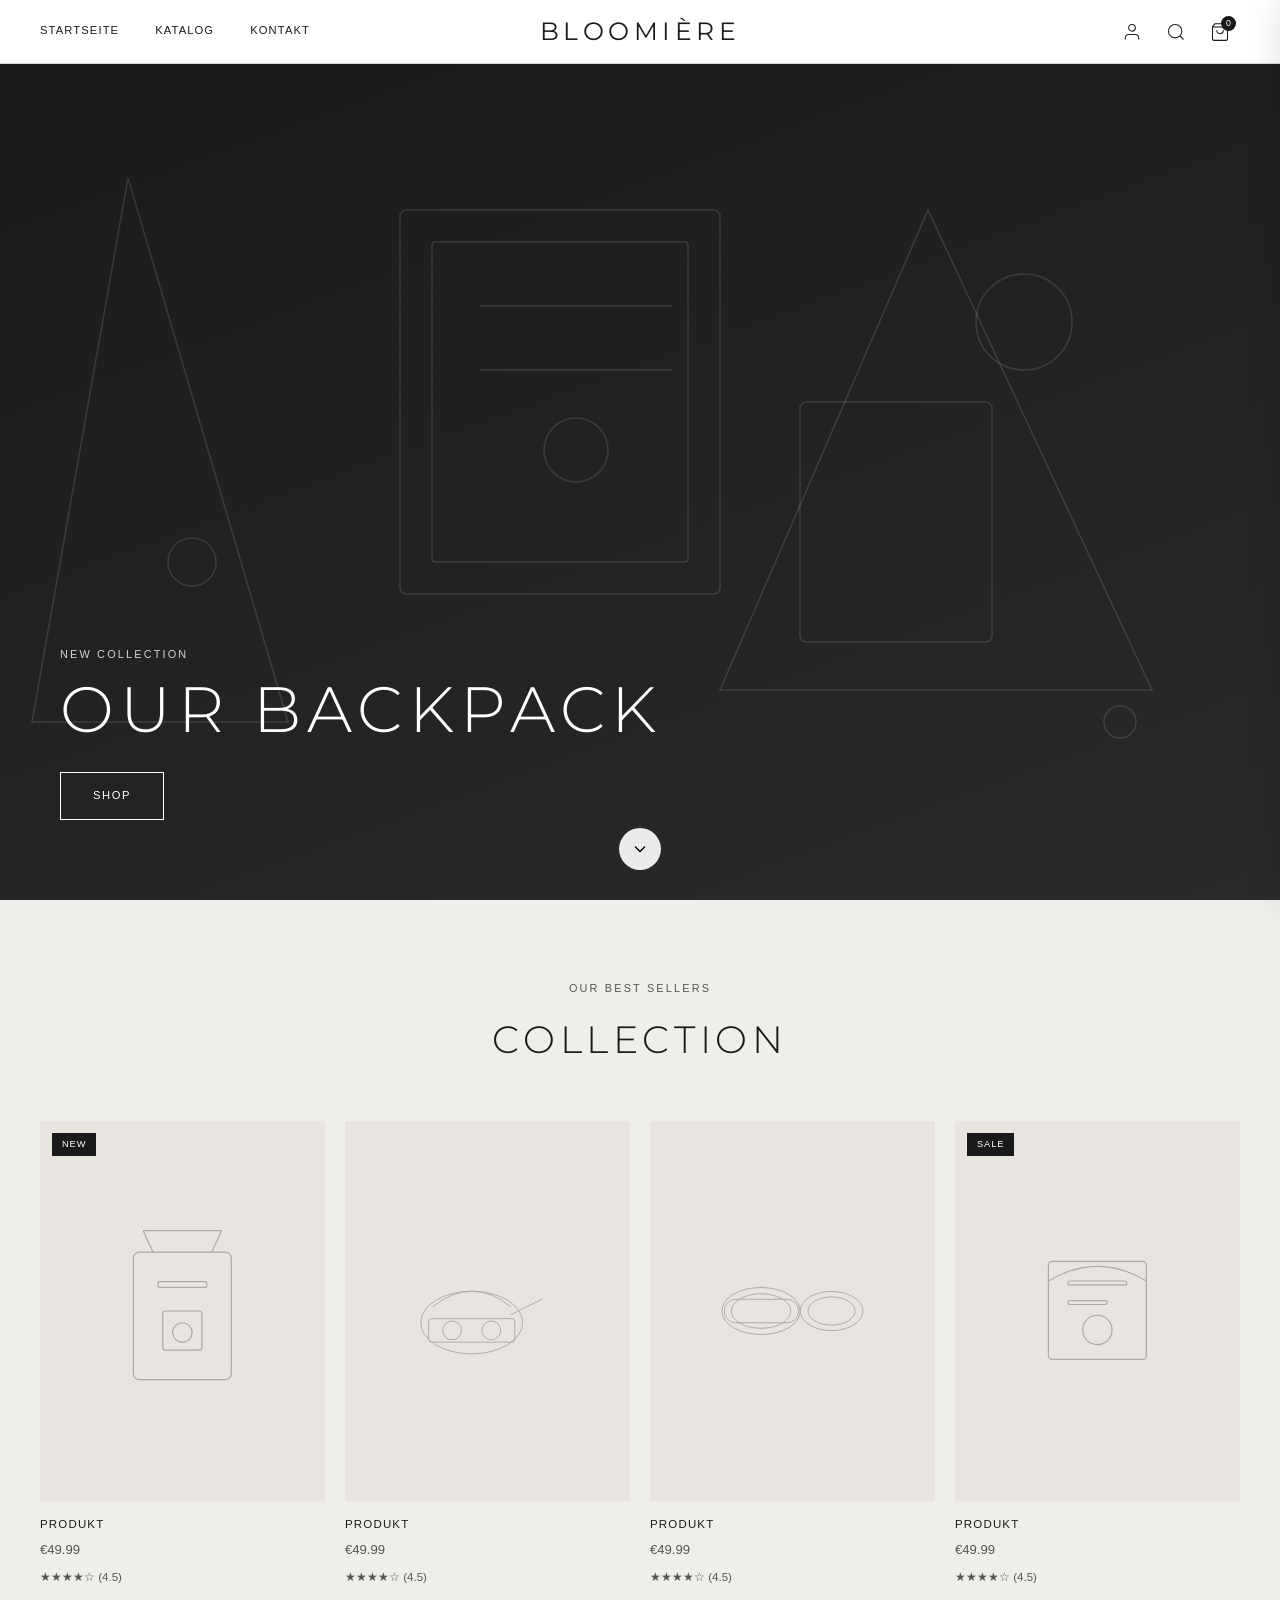
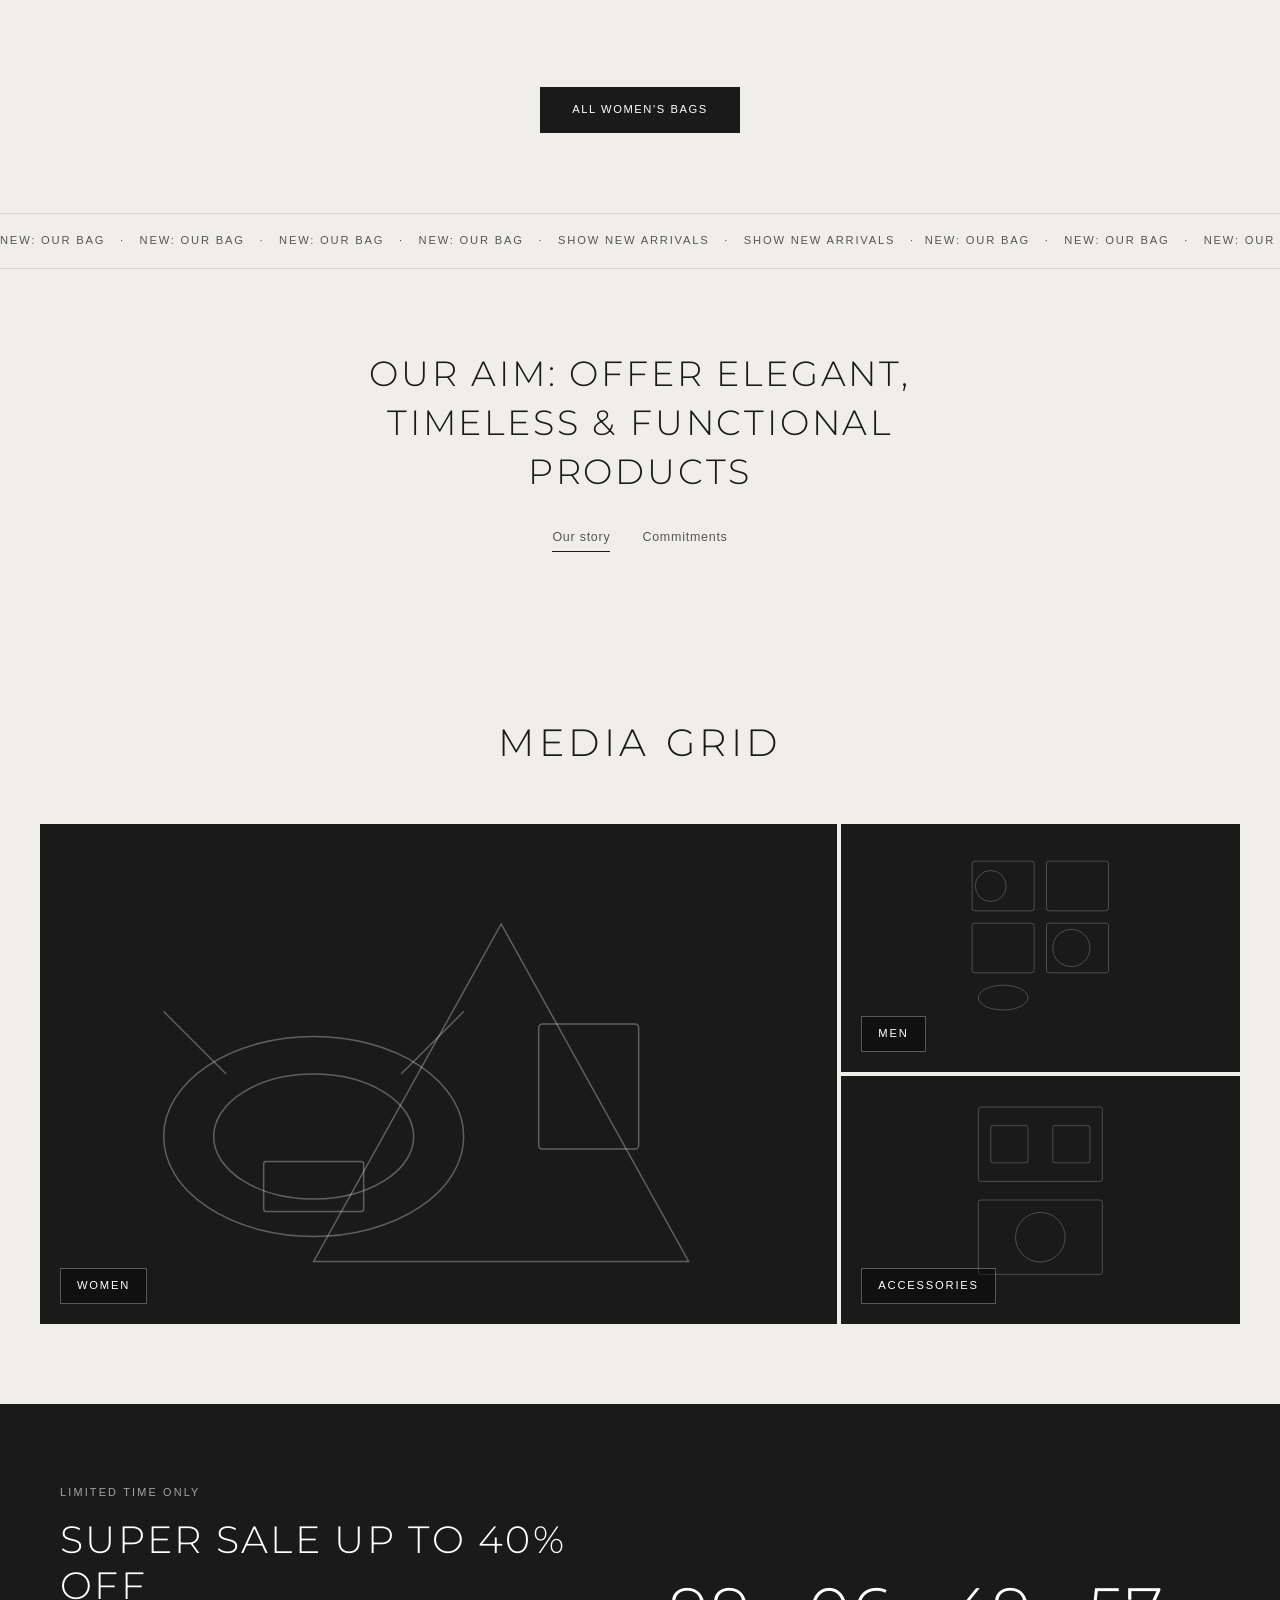
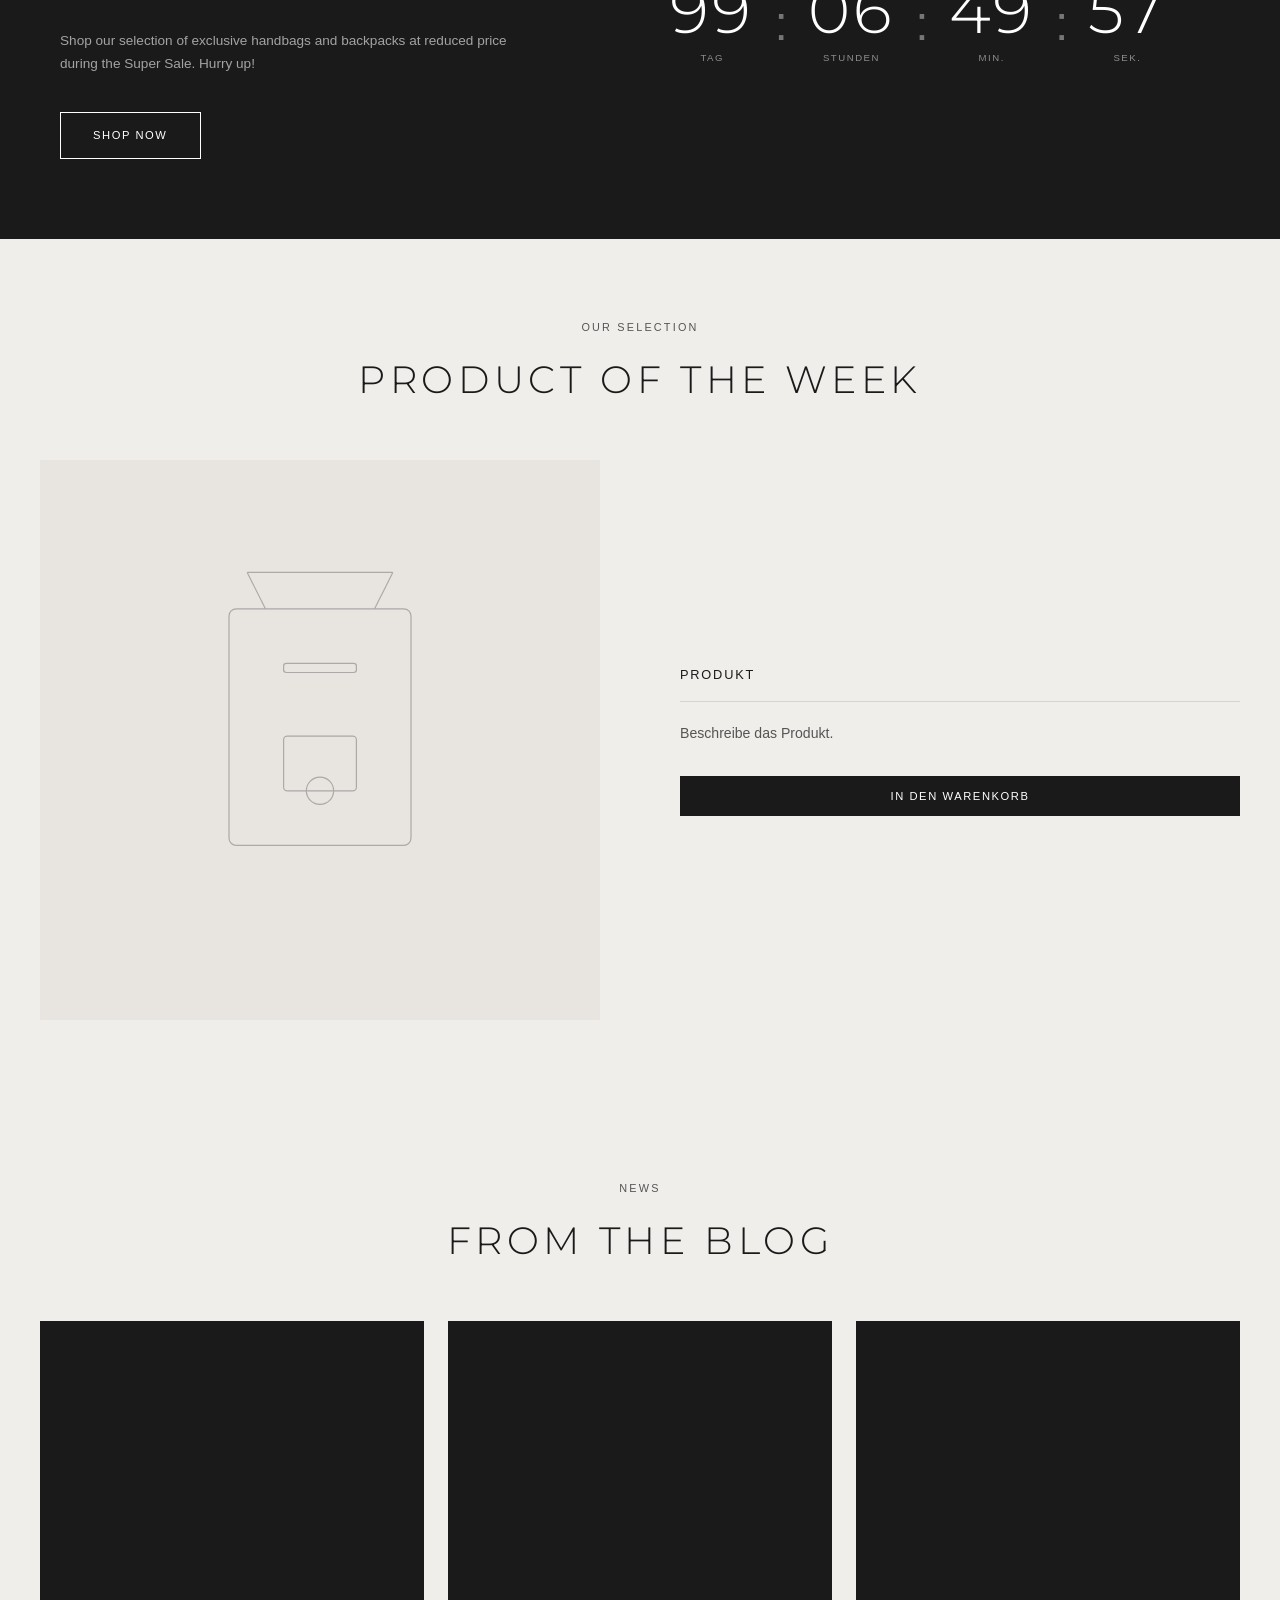
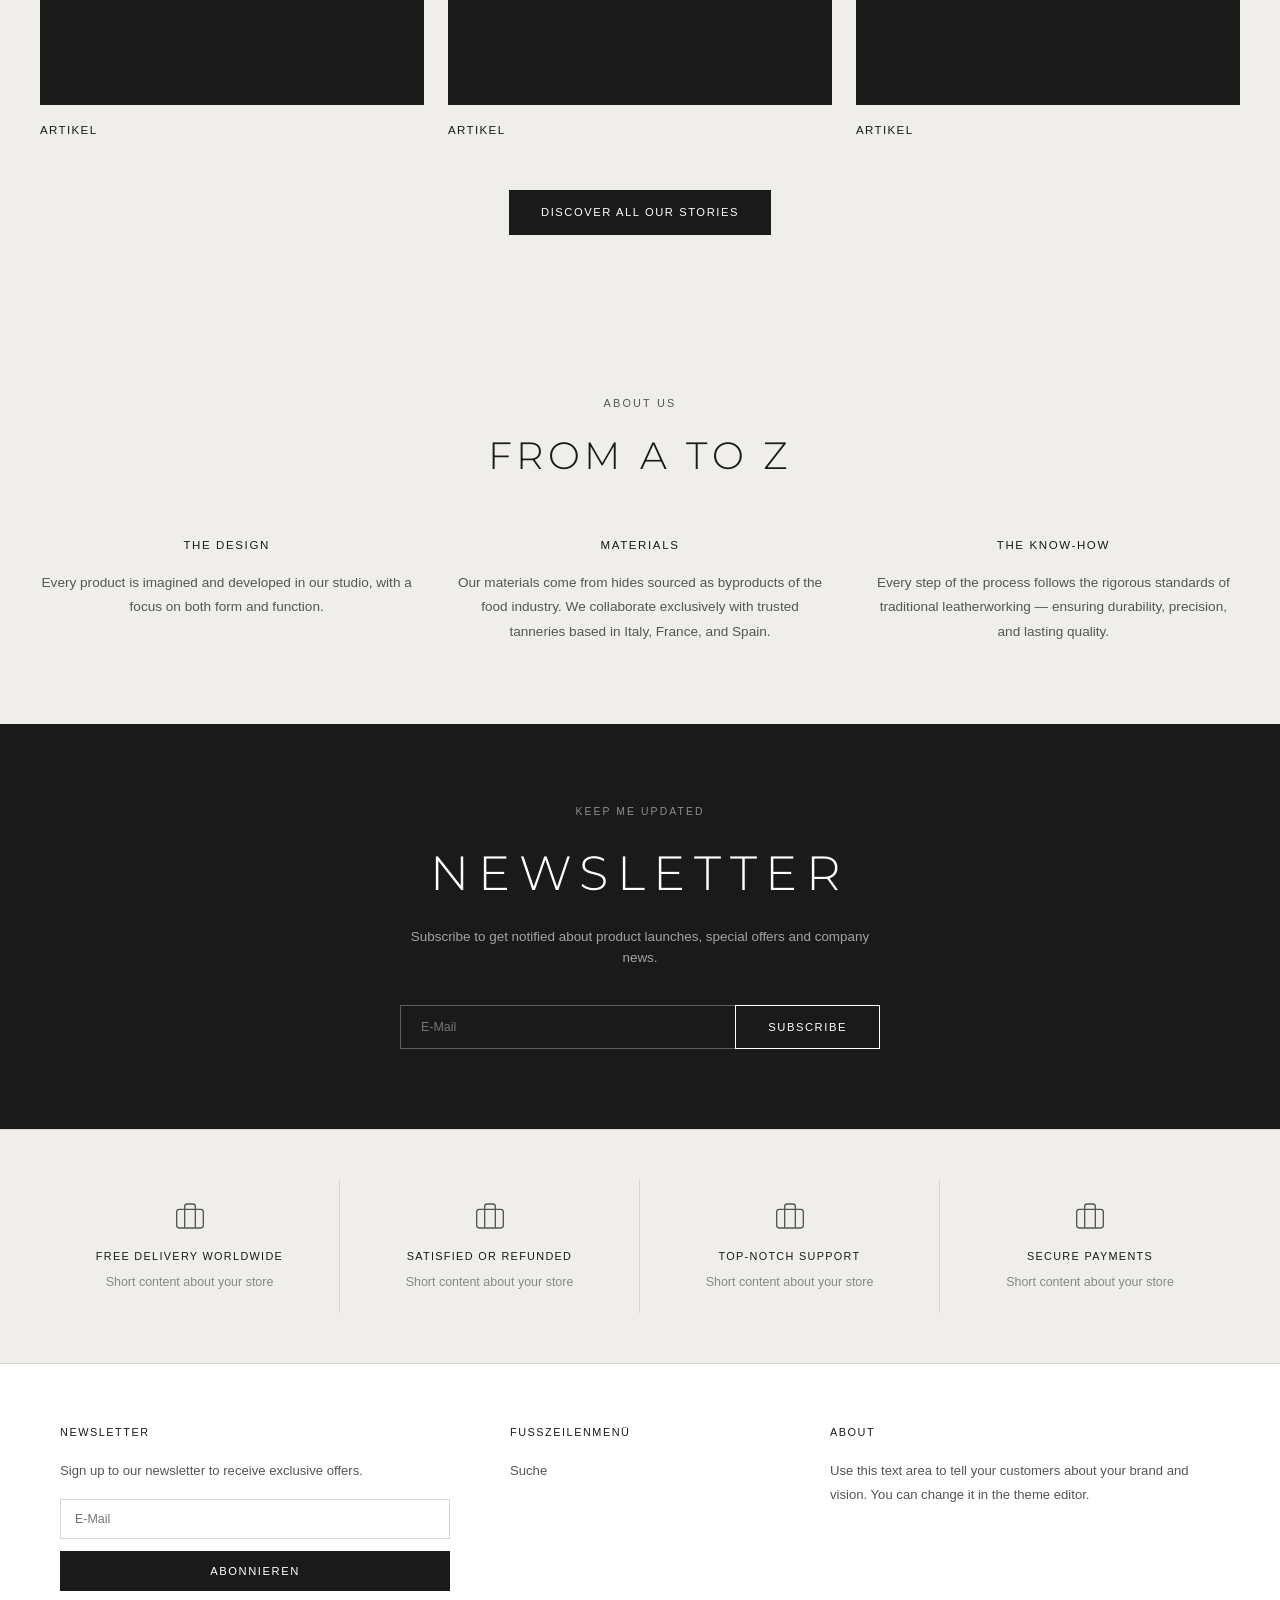
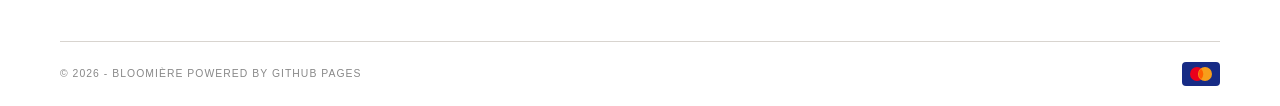
<file: index.html>
<!DOCTYPE html>
<html lang="en">
<head>
  <meta charset="UTF-8"/>
  <meta name="viewport" content="width=device-width, initial-scale=1.0"/>
  <title>BLOOMIÈRE</title>
  <link rel="stylesheet" href="css/style.css"/>
 <link href="https://fonts.googleapis.com/css2?family=Montserrat:wght@200;300;400;500;600&display=swap" rel="stylesheet"/>
</head>
<body>

  <!-- ======================== HEADER ======================== -->
  <header class="header" id="header">
    <nav class="header__nav">
      <a href="index.html" class="nav__link">STARTSEITE</a>
      <a href="catalogue.html" class="nav__link">KATALOG</a>
      <a href="contact.html" class="nav__link">KONTAKT</a>
    </nav>

    <a href="index.html" class="header__logo">BLOOMIÈRE</a>

    <div class="header__icons">
      <button class="icon-btn" id="accountBtn" aria-label="Account">
        <svg width="20" height="20" viewBox="0 0 24 24" fill="none" stroke="currentColor" stroke-width="1.3"><path d="M20 21v-2a4 4 0 0 0-4-4H8a4 4 0 0 0-4 4v2"/><circle cx="12" cy="7" r="4"/></svg>
      </button>
      <button class="icon-btn" id="searchBtn" aria-label="Search">
        <svg width="20" height="20" viewBox="0 0 24 24" fill="none" stroke="currentColor" stroke-width="1.3"><circle cx="11" cy="11" r="8"/><path d="m21 21-4.35-4.35"/></svg>
      </button>
      <button class="icon-btn" id="cartBtn" aria-label="Cart">
        <svg width="20" height="20" viewBox="0 0 24 24" fill="none" stroke="currentColor" stroke-width="1.3"><path d="M6 2 3 6v14a2 2 0 0 0 2 2h14a2 2 0 0 0 2-2V6l-3-4z"/><line x1="3" y1="6" x2="21" y2="6"/><path d="M16 10a4 4 0 0 1-8 0"/></svg>
        <span class="cart-badge" id="cartBadge">0</span>
      </button>
    </div>
  </header>

  <!-- ======================== SEARCH OVERLAY ======================== -->
  <div class="search-overlay" id="searchOverlay">
    <div class="search-overlay__inner">
      <svg width="20" height="20" viewBox="0 0 24 24" fill="none" stroke="currentColor" stroke-width="1.3"><circle cx="11" cy="11" r="8"/><path d="m21 21-4.35-4.35"/></svg>
      <input type="text" placeholder="GIB ETWAS EIN..." class="search-input" autofocus/>
      <button class="search-close" id="searchClose">✕</button>
    </div>
  </div>

  <!-- ======================== CART DRAWER ======================== -->
  <div class="cart-drawer" id="cartDrawer">
    <div class="cart-drawer__header">
      <h3>WARENKORB</h3>
      <button class="cart-drawer__close" id="cartClose">✕</button>
    </div>
    <div class="cart-drawer__body">
      <p class="cart-empty">DEIN WARENKORB IST LEER</p>
    </div>
  </div>
  <div class="overlay" id="overlay"></div>

  <!-- ======================== HERO SLIDESHOW ======================== -->
  <section class="hero">
    <div class="hero__slide active" style="background: linear-gradient(160deg, #1a1a1a 0%, #2a2a2a 100%);">
      <div class="hero__slide-content">
        <p class="hero__eyebrow">NEW COLLECTION</p>
        <h1 class="hero__title">OUR BACKPACK</h1>
        <a href="catalogue.html" class="btn btn--outline-white">SHOP</a>
      </div>
      <!-- Decorative line art SVG background -->
      <svg class="hero__art" viewBox="0 0 800 500" fill="none" xmlns="http://www.w3.org/2000/svg">
        <g stroke="rgba(255,255,255,0.12)" stroke-width="1">
          <rect x="250" y="80" width="200" height="240" rx="4"/>
          <rect x="270" y="100" width="160" height="200" rx="2"/>
          <line x1="300" y1="140" x2="420" y2="140"/>
          <line x1="300" y1="180" x2="420" y2="180"/>
          <circle cx="360" cy="230" r="20"/>
          <polygon points="80,60 180,400 20,400"/>
          <polygon points="580,80 720,380 450,380"/>
          <circle cx="640" cy="150" r="30"/>
          <circle cx="120" cy="300" r="15"/>
          <circle cx="700" cy="400" r="10"/>
          <rect x="500" y="200" width="120" height="150" rx="4"/>
        </g>
      </svg>
    </div>
    <div class="hero__slide" style="background: linear-gradient(160deg, #f5f0eb 0%, #e8e0d8 100%);">
      <div class="hero__slide-content dark">
        <p class="hero__eyebrow">FINEST HANDMADE</p>
        <h1 class="hero__title" style="color:#1a1a1a">MADE IN ITALY</h1>
        <a href="catalogue.html" class="btn btn--outline-dark">DISCOVER</a>
      </div>
      <svg class="hero__art" viewBox="0 0 800 500" fill="none" xmlns="http://www.w3.org/2000/svg">
        <g stroke="rgba(0,0,0,0.1)" stroke-width="1">
          <polygon points="200,50 380,420 20,420"/>
          <polygon points="480,80 700,400 260,400"/>
          <circle cx="400" cy="200" r="60"/>
          <circle cx="150" cy="350" r="25"/>
          <circle cx="650" cy="120" r="15"/>
          <rect x="340" y="140" width="120" height="100" rx="2"/>
        </g>
      </svg>
    </div>
    <button class="hero__arrow hero__arrow--down" id="heroNext">
      <svg width="20" height="20" viewBox="0 0 24 24" fill="none" stroke="currentColor" stroke-width="1.5"><path d="m6 9 6 6 6-6"/></svg>
    </button>
  </section>

  <!-- ======================== BESTSELLERS ======================== -->
  <section class="section section--light">
    <div class="section__header">
      <p class="section__eyebrow">OUR BEST SELLERS</p>
      <h2 class="section__title">COLLECTION</h2>
    </div>
    <div class="products-grid" id="productsGrid">
      <!-- filled by JS -->
    </div>
    <div class="section__cta">
      <a href="catalogue.html" class="btn btn--black">ALL WOMEN'S BAGS</a>
    </div>
  </section>

  <!-- ======================== SCROLLING TEXT ======================== -->
  <div class="marquee">
    <div class="marquee__track">
      <span>NEW: OUR BAG &nbsp;&nbsp;·&nbsp;&nbsp; NEW: OUR BAG &nbsp;&nbsp;·&nbsp;&nbsp; NEW: OUR BAG &nbsp;&nbsp;·&nbsp;&nbsp; NEW: OUR BAG &nbsp;&nbsp;·&nbsp;&nbsp; SHOW NEW ARRIVALS &nbsp;&nbsp;·&nbsp;&nbsp; SHOW NEW ARRIVALS &nbsp;&nbsp;·&nbsp;&nbsp;</span>
      <span>NEW: OUR BAG &nbsp;&nbsp;·&nbsp;&nbsp; NEW: OUR BAG &nbsp;&nbsp;·&nbsp;&nbsp; NEW: OUR BAG &nbsp;&nbsp;·&nbsp;&nbsp; NEW: OUR BAG &nbsp;&nbsp;·&nbsp;&nbsp; SHOW NEW ARRIVALS &nbsp;&nbsp;·&nbsp;&nbsp; SHOW NEW ARRIVALS &nbsp;&nbsp;·&nbsp;&nbsp;</span>
    </div>
  </div>

  <!-- ======================== OUR AIM ======================== -->
  <section class="section section--light aim-section">
    <h2 class="aim-title">OUR AIM: OFFER ELEGANT,<br/>TIMELESS & FUNCTIONAL<br/>PRODUCTS</h2>
    <div class="aim-links">
      <a href="#" class="aim-link active">Our story</a>
      <a href="#" class="aim-link">Commitments</a>
    </div>
  </section>

  <!-- ======================== MEDIA GRID ======================== -->
  <section class="section section--light">
    <div class="section__header">
      <h2 class="section__title">MEDIA GRID</h2>
    </div>
    <div class="media-grid">
      <div class="media-card media-card--large media-card--dark">
        <svg viewBox="0 0 600 400" fill="none" xmlns="http://www.w3.org/2000/svg">
          <g stroke="rgba(255,255,255,0.3)" stroke-width="1.2">
            <ellipse cx="200" cy="250" rx="120" ry="80"/>
            <ellipse cx="200" cy="250" rx="80" ry="50"/>
            <line x1="130" y1="200" x2="80" y2="150"/>
            <line x1="270" y1="200" x2="320" y2="150"/>
            <rect x="160" y="270" width="80" height="40" rx="2"/>
            <polygon points="350,80 500,350 200,350"/>
            <rect x="380" y="160" width="80" height="100" rx="3"/>
          </g>
        </svg>
        <span class="media-card__label">WOMEN</span>
      </div>
      <div class="media-card media-card--dark">
        <svg viewBox="0 0 300 400" fill="none" xmlns="http://www.w3.org/2000/svg">
          <g stroke="rgba(255,255,255,0.3)" stroke-width="1.2">
            <rect x="40" y="60" width="100" height="80" rx="4"/>
            <rect x="160" y="60" width="100" height="80" rx="4"/>
            <rect x="40" y="160" width="100" height="80" rx="4"/>
            <rect x="160" y="160" width="100" height="80" rx="4"/>
            <circle cx="70" cy="100" r="25"/>
            <circle cx="200" cy="200" r="30"/>
            <ellipse cx="90" cy="280" rx="40" ry="20"/>
          </g>
        </svg>
        <span class="media-card__label">MEN</span>
      </div>
      <div class="media-card media-card--dark">
        <svg viewBox="0 0 300 400" fill="none" xmlns="http://www.w3.org/2000/svg">
          <g stroke="rgba(255,255,255,0.3)" stroke-width="1.2">
            <rect x="50" y="50" width="200" height="120" rx="4"/>
            <rect x="70" y="80" width="60" height="60" rx="3"/>
            <rect x="170" y="80" width="60" height="60" rx="3"/>
            <rect x="50" y="200" width="200" height="120" rx="4"/>
            <circle cx="150" cy="260" r="40"/>
          </g>
        </svg>
        <span class="media-card__label">ACCESSORIES</span>
      </div>
    </div>
  </section>

  <!-- ======================== COUNTDOWN BANNER ======================== -->
  <section class="countdown-section">
    <div class="countdown-section__text">
      <p class="countdown-section__eyebrow">LIMITED TIME ONLY</p>
      <h2 class="countdown-section__title">SUPER SALE UP TO 40% OFF</h2>
      <p class="countdown-section__sub">Shop our selection of exclusive handbags and backpacks at reduced price during the Super Sale. Hurry up!</p>
      <a href="catalogue.html" class="btn btn--outline-white">SHOP NOW</a>
    </div>
    <div class="countdown">
      <div class="countdown__block">
        <span class="countdown__num" id="days">99</span>
        <span class="countdown__label">TAG</span>
      </div>
      <span class="countdown__sep">:</span>
      <div class="countdown__block">
        <span class="countdown__num" id="hours">06</span>
        <span class="countdown__label">STUNDEN</span>
      </div>
      <span class="countdown__sep">:</span>
      <div class="countdown__block">
        <span class="countdown__num" id="minutes">50</span>
        <span class="countdown__label">MIN.</span>
      </div>
      <span class="countdown__sep">:</span>
      <div class="countdown__block">
        <span class="countdown__num" id="seconds">57</span>
        <span class="countdown__label">SEK.</span>
      </div>
    </div>
  </section>

  <!-- ======================== PRODUCT OF THE WEEK ======================== -->
  <section class="section section--light featured-product">
    <div class="section__header">
      <p class="section__eyebrow">OUR SELECTION</p>
      <h2 class="section__title">PRODUCT OF THE WEEK</h2>
    </div>
    <div class="featured-product__layout">
      <div class="featured-product__img">
        <svg viewBox="0 0 400 450" fill="none" xmlns="http://www.w3.org/2000/svg">
          <g stroke="#aaa" stroke-width="1.3">
            <rect x="100" y="80" width="200" height="260" rx="8"/>
            <line x1="140" y1="80" x2="120" y2="40"/>
            <line x1="260" y1="80" x2="280" y2="40"/>
            <line x1="120" y1="40" x2="280" y2="40"/>
            <rect x="160" y="140" width="80" height="10" rx="3"/>
            <rect x="160" y="220" width="80" height="60" rx="4"/>
            <circle cx="200" cy="280" r="15"/>
          </g>
        </svg>
      </div>
      <div class="featured-product__info">
        <h3 class="featured-product__name">PRODUKT</h3>
        <hr/>
        <p class="featured-product__desc">Beschreibe das Produkt.</p>
        <button class="btn btn--black full-width" onclick="addToCart('Product of the Week', 49.99)">IN DEN WARENKORB</button>
      </div>
    </div>
  </section>

  <!-- ======================== FROM THE BLOG ======================== -->
  <section class="section section--light">
    <div class="section__header">
      <p class="section__eyebrow">NEWS</p>
      <h2 class="section__title">FROM THE BLOG</h2>
    </div>
    <div class="blog-grid">
      <article class="blog-card">
        <div class="blog-card__img blog-card__img--dark"></div>
        <h4 class="blog-card__title">ARTIKEL</h4>
      </article>
      <article class="blog-card">
        <div class="blog-card__img blog-card__img--dark"></div>
        <h4 class="blog-card__title">ARTIKEL</h4>
      </article>
      <article class="blog-card">
        <div class="blog-card__img blog-card__img--dark"></div>
        <h4 class="blog-card__title">ARTIKEL</h4>
      </article>
    </div>
    <div class="section__cta">
      <a href="#" class="btn btn--black">DISCOVER ALL OUR STORIES</a>
    </div>
  </section>

  <!-- ======================== FROM A TO Z ======================== -->
  <section class="section section--light">
    <div class="section__header">
      <p class="section__eyebrow">ABOUT US</p>
      <h2 class="section__title">FROM A TO Z</h2>
    </div>
    <div class="values-grid">
      <div class="values-card">
        <h4>THE DESIGN</h4>
        <p>Every product is imagined and developed in our studio, with a focus on both form and function.</p>
      </div>
      <div class="values-card">
        <h4>MATERIALS</h4>
        <p>Our materials come from hides sourced as byproducts of the food industry. We collaborate exclusively with trusted tanneries based in Italy, France, and Spain.</p>
      </div>
      <div class="values-card">
        <h4>THE KNOW-HOW</h4>
        <p>Every step of the process follows the rigorous standards of traditional leatherworking — ensuring durability, precision, and lasting quality.</p>
      </div>
    </div>
  </section>

  <!-- ======================== NEWSLETTER ======================== -->
  <section class="newsletter">
    <p class="newsletter__eyebrow">KEEP ME UPDATED</p>
    <h2 class="newsletter__title">NEWSLETTER</h2>
    <p class="newsletter__sub">Subscribe to get notified about product launches, special offers and company news.</p>
    <div class="newsletter__form">
      <input type="email" placeholder="E-Mail" class="newsletter__input"/>
      <button class="btn btn--outline-white">SUBSCRIBE</button>
    </div>
  </section>

  <!-- ======================== TRUST ICONS ======================== -->
  <section class="trust-bar">
    <div class="trust-item">
      <svg width="32" height="32" viewBox="0 0 24 24" fill="none" stroke="currentColor" stroke-width="1"><rect x="2" y="7" width="20" height="14" rx="2"/><path d="M16 21V5a2 2 0 0 0-2-2h-4a2 2 0 0 0-2 2v16"/></svg>
      <h4>FREE DELIVERY WORLDWIDE</h4>
      <p>Short content about your store</p>
    </div>
    <div class="trust-item">
      <svg width="32" height="32" viewBox="0 0 24 24" fill="none" stroke="currentColor" stroke-width="1"><rect x="2" y="7" width="20" height="14" rx="2"/><path d="M16 21V5a2 2 0 0 0-2-2h-4a2 2 0 0 0-2 2v16"/></svg>
      <h4>SATISFIED OR REFUNDED</h4>
      <p>Short content about your store</p>
    </div>
    <div class="trust-item">
      <svg width="32" height="32" viewBox="0 0 24 24" fill="none" stroke="currentColor" stroke-width="1"><rect x="2" y="7" width="20" height="14" rx="2"/><path d="M16 21V5a2 2 0 0 0-2-2h-4a2 2 0 0 0-2 2v16"/></svg>
      <h4>TOP-NOTCH SUPPORT</h4>
      <p>Short content about your store</p>
    </div>
    <div class="trust-item">
      <svg width="32" height="32" viewBox="0 0 24 24" fill="none" stroke="currentColor" stroke-width="1"><rect x="2" y="7" width="20" height="14" rx="2"/><path d="M16 21V5a2 2 0 0 0-2-2h-4a2 2 0 0 0-2 2v16"/></svg>
      <h4>SECURE PAYMENTS</h4>
      <p>Short content about your store</p>
    </div>
  </section>

  <!-- ======================== FOOTER ======================== -->
  <footer class="footer">
    <div class="footer__cols">
      <div class="footer__col">
        <h4>NEWSLETTER</h4>
        <p>Sign up to our newsletter to receive exclusive offers.</p>
        <input type="email" placeholder="E-Mail" class="footer__input"/>
        <button class="btn btn--black footer__sub-btn">ABONNIEREN</button>
      </div>
      <div class="footer__col">
        <h4>FUSSZEILENMENÜ</h4>
        <ul>
          <li><a href="#">Suche</a></li>
        </ul>
      </div>
      <div class="footer__col">
        <h4>ABOUT</h4>
        <p>Use this text area to tell your customers about your brand and vision. You can change it in the theme editor.</p>
      </div>
    </div>
    <div class="footer__bottom">
      <p>© 2026 - BLOOMIÈRE POWERED BY GITHUB PAGES</p>
      <svg width="38" height="24" viewBox="0 0 38 24" fill="none"><rect width="38" height="24" rx="4" fill="#172B85"/><circle cx="15" cy="12" r="7" fill="#EB001B"/><circle cx="23" cy="12" r="7" fill="#F79E1B"/><path d="M19 6.8a7 7 0 0 1 0 10.4A7 7 0 0 1 19 6.8z" fill="#FF5F00"/></svg>
    </div>
  </footer>

  <script src="js/main.js"></script>
</body>
</html>
</file>
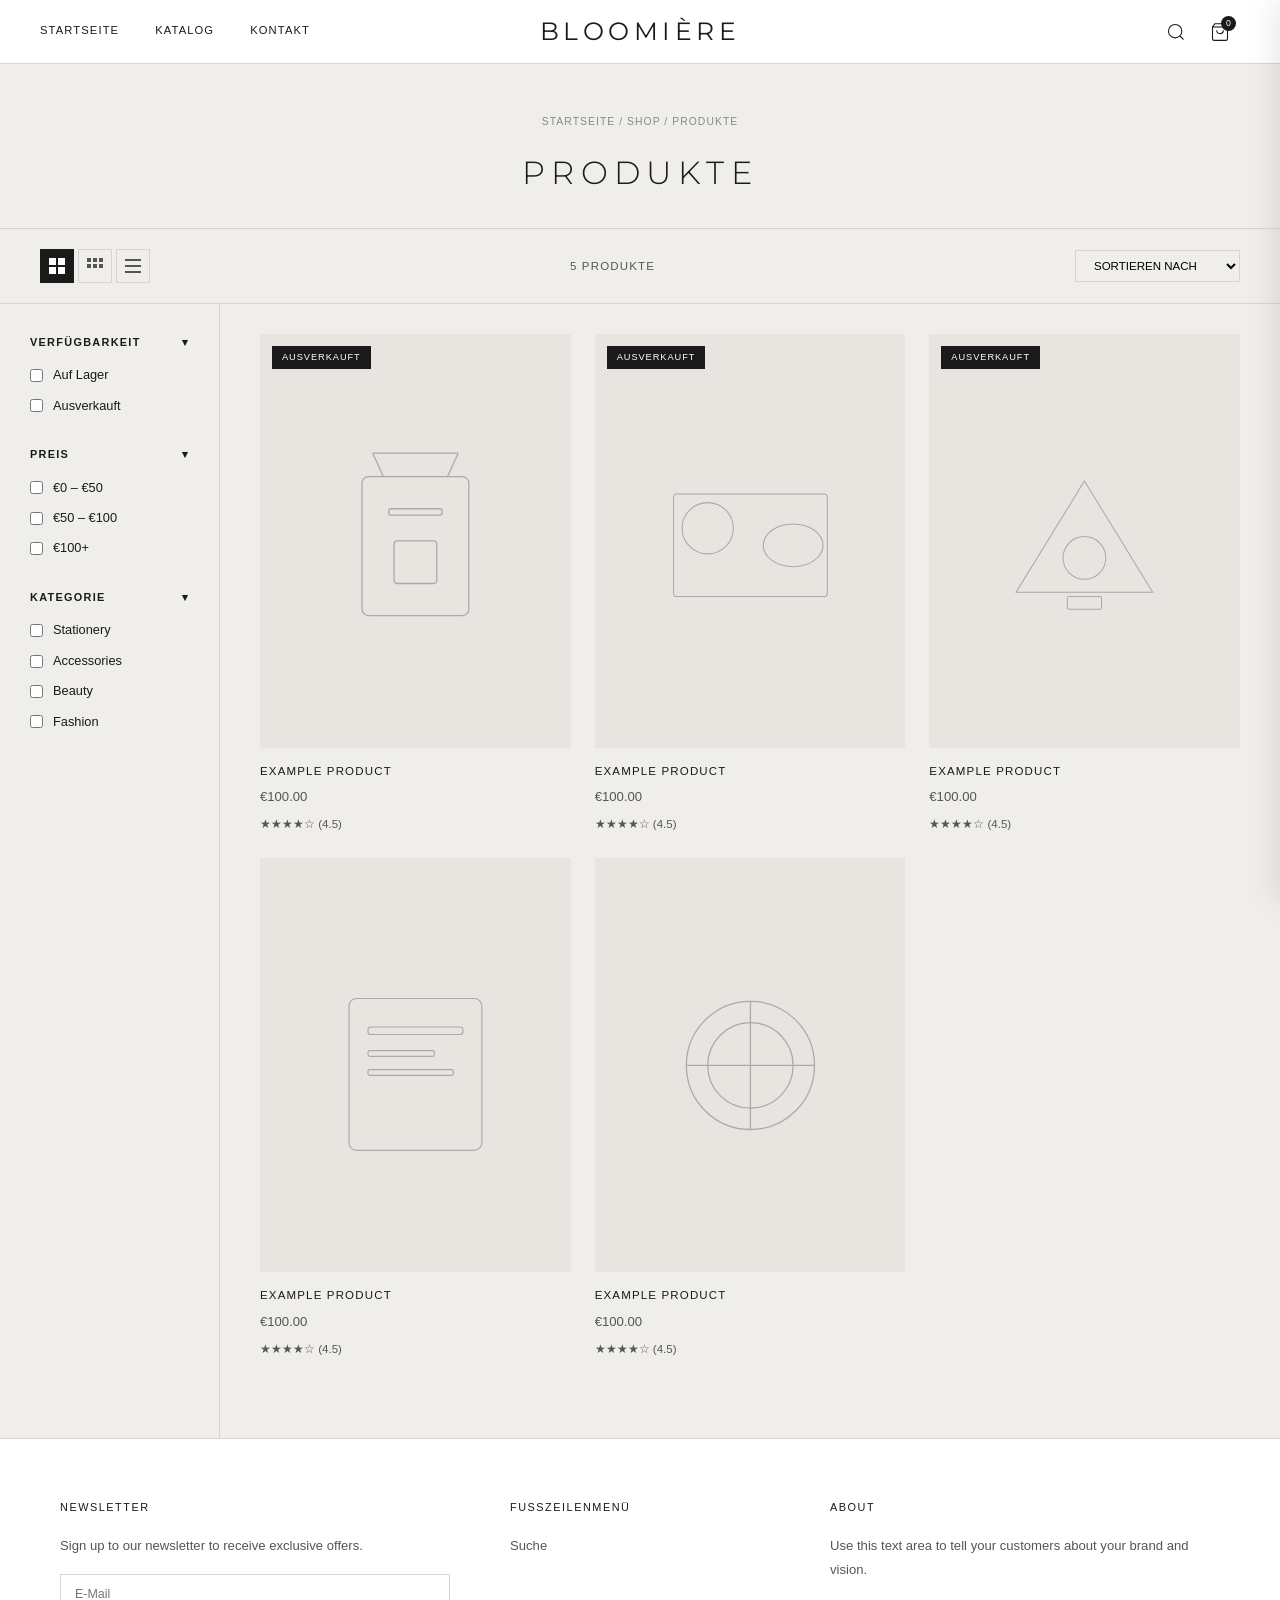
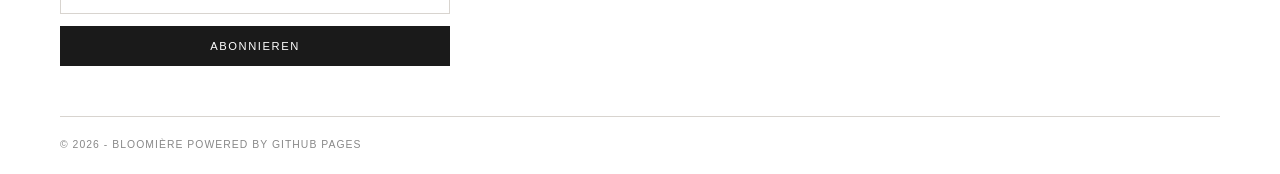
<file: catalogue.html>
<!DOCTYPE html>
<html lang="en">
<head>
  <meta charset="UTF-8"/>
  <meta name="viewport" content="width=device-width, initial-scale=1.0"/>
  <title>KATALOG — BLOOMIÈRE</title>
  <link rel="stylesheet" href="css/style.css"/>
  <link href="https://fonts.googleapis.com/css2?family=Montserrat:wght@200;300;400;500;600&display=swap" rel="stylesheet"/>
</head>
<body>

  <header class="header" id="header">
    <nav class="header__nav">
      <a href="index.html" class="nav__link">STARTSEITE</a>
      <a href="catalogue.html" class="nav__link">KATALOG</a>
      <a href="contact.html" class="nav__link">KONTAKT</a>
    </nav>
    <a href="index.html" class="header__logo">BLOOMIÈRE</a>
    <div class="header__icons">
      <button class="icon-btn" id="searchBtn" aria-label="Search">
        <svg width="20" height="20" viewBox="0 0 24 24" fill="none" stroke="currentColor" stroke-width="1.3"><circle cx="11" cy="11" r="8"/><path d="m21 21-4.35-4.35"/></svg>
      </button>
      <button class="icon-btn" id="cartBtn" aria-label="Cart">
        <svg width="20" height="20" viewBox="0 0 24 24" fill="none" stroke="currentColor" stroke-width="1.3"><path d="M6 2 3 6v14a2 2 0 0 0 2 2h14a2 2 0 0 0 2-2V6l-3-4z"/><line x1="3" y1="6" x2="21" y2="6"/><path d="M16 10a4 4 0 0 1-8 0"/></svg>
        <span class="cart-badge" id="cartBadge">0</span>
      </button>
    </div>
  </header>

  <div class="search-overlay" id="searchOverlay">
    <div class="search-overlay__inner">
      <svg width="20" height="20" viewBox="0 0 24 24" fill="none" stroke="currentColor" stroke-width="1.3"><circle cx="11" cy="11" r="8"/><path d="m21 21-4.35-4.35"/></svg>
      <input type="text" placeholder="GIB ETWAS EIN..." class="search-input"/>
      <button class="search-close" id="searchClose">✕</button>
    </div>
  </div>

  <div class="cart-drawer" id="cartDrawer">
    <div class="cart-drawer__header">
      <h3>WARENKORB</h3>
      <button class="cart-drawer__close" id="cartClose">✕</button>
    </div>
    <div class="cart-drawer__body">
      <p class="cart-empty">DEIN WARENKORB IST LEER</p>
    </div>
  </div>
  <div class="overlay" id="overlay"></div>

  <div class="page-header">
    <p class="breadcrumb">STARTSEITE / SHOP / PRODUKTE</p>
    <h1>PRODUKTE</h1>
  </div>

  <div class="catalogue-toolbar">
    <div class="toolbar__grid-btns">
      <button class="grid-btn active" title="Grid">
        <svg width="16" height="16" viewBox="0 0 16 16" fill="currentColor"><rect x="0" y="0" width="7" height="7"/><rect x="9" y="0" width="7" height="7"/><rect x="0" y="9" width="7" height="7"/><rect x="9" y="9" width="7" height="7"/></svg>
      </button>
      <button class="grid-btn" title="Large Grid">
        <svg width="16" height="16" viewBox="0 0 16 16" fill="currentColor"><rect x="0" y="0" width="4" height="4"/><rect x="6" y="0" width="4" height="4"/><rect x="12" y="0" width="4" height="4"/><rect x="0" y="6" width="4" height="4"/><rect x="6" y="6" width="4" height="4"/><rect x="12" y="6" width="4" height="4"/></svg>
      </button>
      <button class="grid-btn" title="List">
        <svg width="16" height="16" viewBox="0 0 16 16" fill="currentColor"><rect x="0" y="1" width="16" height="2"/><rect x="0" y="7" width="16" height="2"/><rect x="0" y="13" width="16" height="2"/></svg>
      </button>
    </div>
    <p class="toolbar__info">5 PRODUKTE</p>
    <div class="toolbar__sort">
      <select>
        <option>SORTIEREN NACH</option>
        <option>Preis: Niedrig zu Hoch</option>
        <option>Preis: Hoch zu Niedrig</option>
        <option>Neueste zuerst</option>
      </select>
    </div>
  </div>

  <div class="catalogue-layout">
    <aside class="catalogue-filters">
      <div class="filter-group">
        <h4>VERFÜGBARKEIT <span>▾</span></h4>
        <label class="filter-option"><input type="checkbox"/> Auf Lager</label>
        <label class="filter-option"><input type="checkbox"/> Ausverkauft</label>
      </div>
      <div class="filter-group">
        <h4>PREIS <span>▾</span></h4>
        <label class="filter-option"><input type="checkbox"/> €0 – €50</label>
        <label class="filter-option"><input type="checkbox"/> €50 – €100</label>
        <label class="filter-option"><input type="checkbox"/> €100+</label>
      </div>
      <div class="filter-group">
        <h4>KATEGORIE <span>▾</span></h4>
        <label class="filter-option"><input type="checkbox"/> Stationery</label>
        <label class="filter-option"><input type="checkbox"/> Accessories</label>
        <label class="filter-option"><input type="checkbox"/> Beauty</label>
        <label class="filter-option"><input type="checkbox"/> Fashion</label>
      </div>
    </aside>

    <main class="catalogue-products">
      <div class="catalogue-grid" id="catalogueGrid">
        <!-- filled by JS -->
      </div>
    </main>
  </div>

  <footer class="footer">
    <div class="footer__cols">
      <div class="footer__col">
        <h4>NEWSLETTER</h4>
        <p>Sign up to our newsletter to receive exclusive offers.</p>
        <input type="email" placeholder="E-Mail" class="footer__input"/>
        <button class="btn btn--black footer__sub-btn">ABONNIEREN</button>
      </div>
      <div class="footer__col">
        <h4>FUSSZEILENMENÜ</h4>
        <ul><li><a href="#">Suche</a></li></ul>
      </div>
      <div class="footer__col">
        <h4>ABOUT</h4>
        <p>Use this text area to tell your customers about your brand and vision.</p>
      </div>
    </div>
    <div class="footer__bottom">
      <p>© 2026 - BLOOMIÈRE POWERED BY GITHUB PAGES</p>
    </div>
  </footer>

  <script src="js/main.js"></script>
  <script>
    const allProducts = [
      { name: 'EXAMPLE PRODUCT', price: 100.00, sold: true },
      { name: 'EXAMPLE PRODUCT', price: 100.00, sold: true },
      { name: 'EXAMPLE PRODUCT', price: 100.00, sold: true },
      { name: 'EXAMPLE PRODUCT', price: 100.00, sold: false },
      { name: 'EXAMPLE PRODUCT', price: 100.00, sold: false },
    ];
    const svgs = [
      `<svg viewBox="0 0 160 200" fill="none"><g stroke="#aaa" stroke-width="1.2"><rect x="30" y="40" width="100" height="130" rx="6"/><line x1="50" y1="40" x2="40" y2="18"/><line x1="110" y1="40" x2="120" y2="18"/><line x1="40" y1="18" x2="120" y2="18"/><rect x="55" y="70" width="50" height="6" rx="2"/><rect x="60" y="100" width="40" height="40" rx="3"/></g></svg>`,
      `<svg viewBox="0 0 200 150" fill="none"><g stroke="#aaa" stroke-width="1.2"><rect x="10" y="20" width="180" height="120" rx="4"/><circle cx="50" cy="60" rx="30" ry="30" r="30"/><ellipse cx="150" cy="80" rx="35" ry="25"/></g></svg>`,
      `<svg viewBox="0 0 200 180" fill="none"><g stroke="#aaa" stroke-width="1.2"><path d="M100 20 L180 150 L20 150 Z"/><circle cx="100" cy="110" r="25"/><rect x="80" y="155" width="40" height="15" rx="2"/></g></svg>`,
      `<svg viewBox="0 0 180 200" fill="none"><g stroke="#aaa" stroke-width="1.2"><rect x="20" y="30" width="140" height="160" rx="8"/><rect x="40" y="60" width="100" height="8" rx="3"/><rect x="40" y="85" width="70" height="6" rx="2"/><rect x="40" y="105" width="90" height="6" rx="2"/></g></svg>`,
      `<svg viewBox="0 0 160 160" fill="none"><g stroke="#aaa" stroke-width="1.2"><ellipse cx="80" cy="80" rx="60" ry="60"/><ellipse cx="80" cy="80" rx="40" ry="40"/><line x1="80" y1="20" x2="80" y2="140"/><line x1="20" y1="80" x2="140" y2="80"/></g></svg>`,
    ];
    const catalogueGrid = document.getElementById('catalogueGrid');
    if (catalogueGrid) {
      catalogueGrid.innerHTML = allProducts.map((p, i) => `
        <div class="product-card" onclick="${!p.sold ? `addToCart('${p.name}', ${p.price})` : ''}">
          <div class="product-card__img">
            ${p.sold ? '<span class="product-card__badge">AUSVERKAUFT</span>' : ''}
            ${svgs[i % svgs.length]}
          </div>
          <p class="product-card__name">${p.name}</p>
          <p class="product-card__price">€${p.price.toFixed(2)}</p>
          <p class="product-card__stars">★★★★☆ (4.5)</p>
          ${!p.sold ? `<button class="btn btn--black product-card__add">ADD TO CART</button>` : ''}
        </div>`).join('');
    }
  </script>
</body>
</html>
</file>
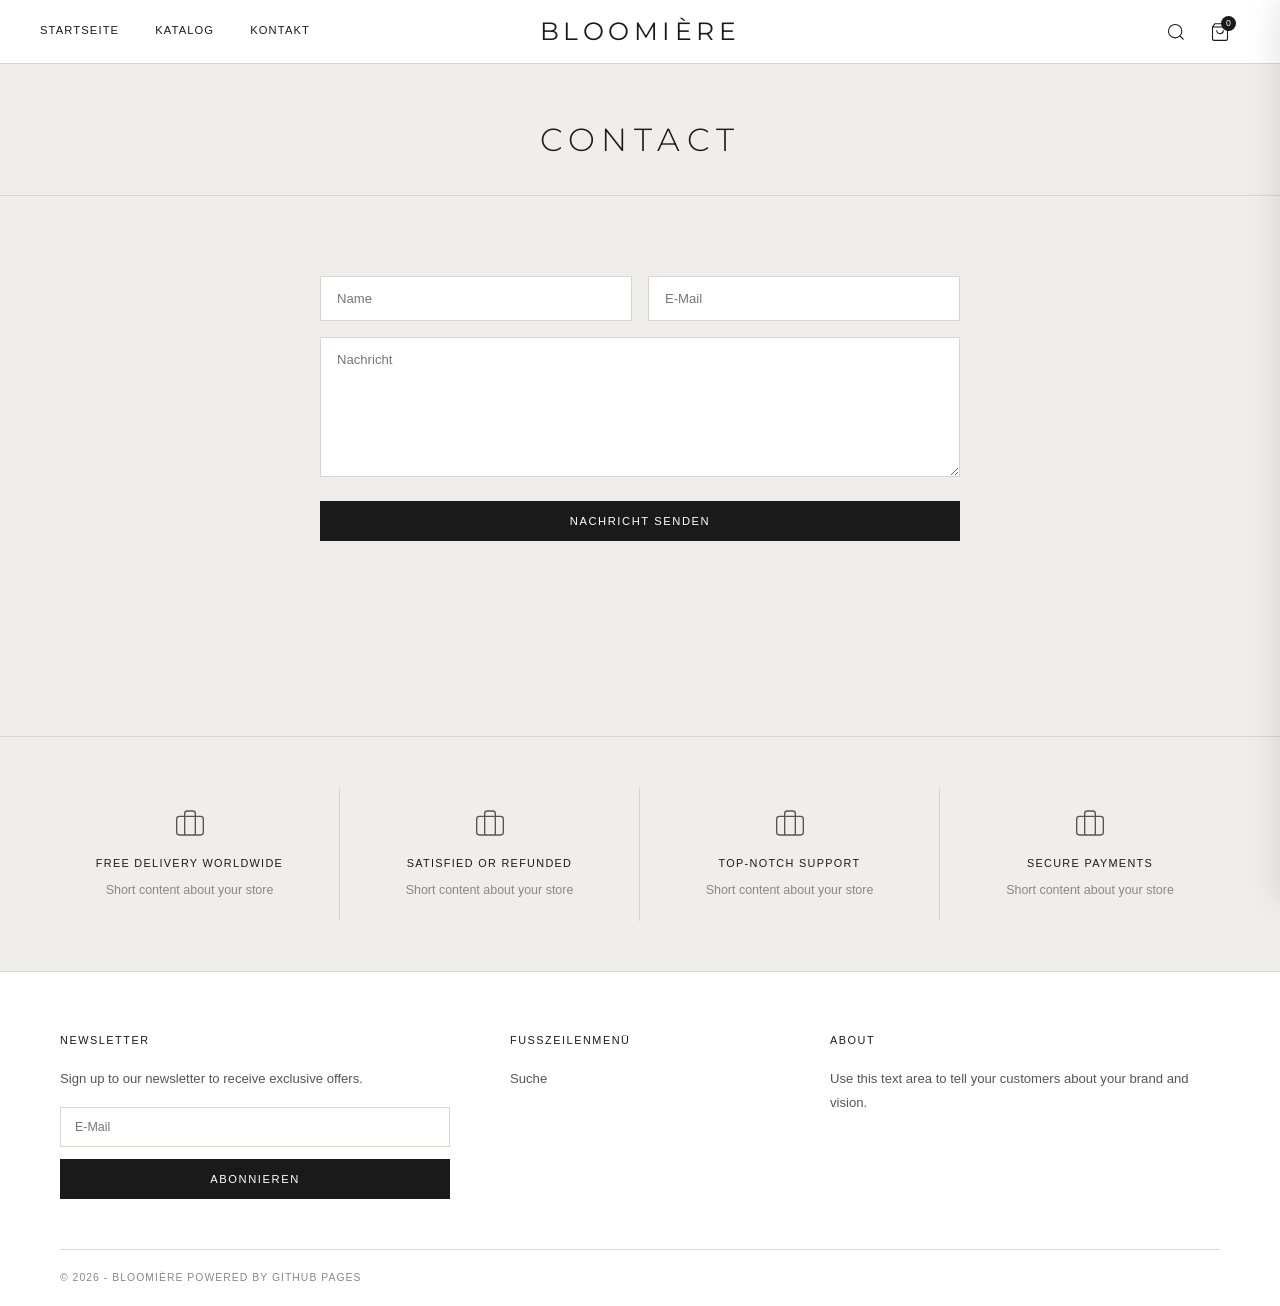
<file: contact.html>
<!DOCTYPE html>
<html lang="en">
<head>
  <meta charset="UTF-8"/>
  <meta name="viewport" content="width=device-width, initial-scale=1.0"/>
  <title>KONTAKT — BLOOMIÈRE</title>
  <link rel="stylesheet" href="css/style.css"/>
  <link href="https://fonts.googleapis.com/css2?family=Montserrat:wght@200;300;400;500;600&display=swap" rel="stylesheet"/>
</head>
<body>

  <header class="header" id="header">
    <nav class="header__nav">
      <a href="index.html" class="nav__link">STARTSEITE</a>
      <a href="catalogue.html" class="nav__link">KATALOG</a>
      <a href="contact.html" class="nav__link">KONTAKT</a>
    </nav>
    <a href="index.html" class="header__logo">BLOOMIÈRE</a>
    <div class="header__icons">
      <button class="icon-btn" id="searchBtn"><svg width="20" height="20" viewBox="0 0 24 24" fill="none" stroke="currentColor" stroke-width="1.3"><circle cx="11" cy="11" r="8"/><path d="m21 21-4.35-4.35"/></svg></button>
      <button class="icon-btn" id="cartBtn"><svg width="20" height="20" viewBox="0 0 24 24" fill="none" stroke="currentColor" stroke-width="1.3"><path d="M6 2 3 6v14a2 2 0 0 0 2 2h14a2 2 0 0 0 2-2V6l-3-4z"/><line x1="3" y1="6" x2="21" y2="6"/><path d="M16 10a4 4 0 0 1-8 0"/></svg><span class="cart-badge" id="cartBadge">0</span></button>
    </div>
  </header>

  <div class="search-overlay" id="searchOverlay">
    <div class="search-overlay__inner">
      <svg width="20" height="20" viewBox="0 0 24 24" fill="none" stroke="currentColor" stroke-width="1.3"><circle cx="11" cy="11" r="8"/><path d="m21 21-4.35-4.35"/></svg>
      <input type="text" placeholder="GIB ETWAS EIN..." class="search-input"/>
      <button class="search-close" id="searchClose">✕</button>
    </div>
  </div>

  <div class="cart-drawer" id="cartDrawer">
    <div class="cart-drawer__header"><h3>WARENKORB</h3><button class="cart-drawer__close" id="cartClose">✕</button></div>
    <div class="cart-drawer__body"><p class="cart-empty">DEIN WARENKORB IST LEER</p></div>
  </div>
  <div class="overlay" id="overlay"></div>

  <div class="page-header">
    <h1>CONTACT</h1>
  </div>

  <section class="contact-page">
    <div class="contact-form">
      <div class="form-row">
        <input type="text" placeholder="Name" class="form-input"/>
        <input type="email" placeholder="E-Mail" class="form-input"/>
      </div>
      <textarea placeholder="Nachricht" class="form-textarea"></textarea>
      <button class="btn btn--black full-width" onclick="this.textContent='GESENDET ✓'">NACHRICHT SENDEN</button>
    </div>
  </section>

  <section class="trust-bar">
    <div class="trust-item">
      <svg width="32" height="32" viewBox="0 0 24 24" fill="none" stroke="currentColor" stroke-width="1"><rect x="2" y="7" width="20" height="14" rx="2"/><path d="M16 21V5a2 2 0 0 0-2-2h-4a2 2 0 0 0-2 2v16"/></svg>
      <h4>FREE DELIVERY WORLDWIDE</h4><p>Short content about your store</p>
    </div>
    <div class="trust-item">
      <svg width="32" height="32" viewBox="0 0 24 24" fill="none" stroke="currentColor" stroke-width="1"><rect x="2" y="7" width="20" height="14" rx="2"/><path d="M16 21V5a2 2 0 0 0-2-2h-4a2 2 0 0 0-2 2v16"/></svg>
      <h4>SATISFIED OR REFUNDED</h4><p>Short content about your store</p>
    </div>
    <div class="trust-item">
      <svg width="32" height="32" viewBox="0 0 24 24" fill="none" stroke="currentColor" stroke-width="1"><rect x="2" y="7" width="20" height="14" rx="2"/><path d="M16 21V5a2 2 0 0 0-2-2h-4a2 2 0 0 0-2 2v16"/></svg>
      <h4>TOP-NOTCH SUPPORT</h4><p>Short content about your store</p>
    </div>
    <div class="trust-item">
      <svg width="32" height="32" viewBox="0 0 24 24" fill="none" stroke="currentColor" stroke-width="1"><rect x="2" y="7" width="20" height="14" rx="2"/><path d="M16 21V5a2 2 0 0 0-2-2h-4a2 2 0 0 0-2 2v16"/></svg>
      <h4>SECURE PAYMENTS</h4><p>Short content about your store</p>
    </div>
  </section>

  <footer class="footer">
    <div class="footer__cols">
      <div class="footer__col">
        <h4>NEWSLETTER</h4>
        <p>Sign up to our newsletter to receive exclusive offers.</p>
        <input type="email" placeholder="E-Mail" class="footer__input"/>
        <button class="btn btn--black footer__sub-btn">ABONNIEREN</button>
      </div>
      <div class="footer__col"><h4>FUSSZEILENMENÜ</h4><ul><li><a href="#">Suche</a></li></ul></div>
      <div class="footer__col"><h4>ABOUT</h4><p>Use this text area to tell your customers about your brand and vision.</p></div>
    </div>
    <div class="footer__bottom"><p>© 2026 - BLOOMIÈRE POWERED BY GITHUB PAGES</p></div>
  </footer>

  <script src="js/main.js"></script>
</body>
</html>
</file>
<file: css/style.css>
/* ================================================
   BLOOMIÈRE — style.css
   Matches Shopify Prestige theme aesthetic
   Edit :root variables to customise everything
   ================================================ */

:root {
  --black: #1a1a1a;
  --white: #ffffff;
  --light-bg: #f0eeeb;
  --mid-bg: #e8e4df;
  --border: #d8d4cf;
  --text: #1a1a1a;
  --text-mid: #555;
  --text-light: #888;
  --font-display: 'Montserrat', serif;
  --font-body: 'Jost', sans-serif;
  --header-h: 64px;
  --max-w: 1200px;
  --ease: cubic-bezier(0.4, 0, 0.2, 1);
}

*, *::before, *::after { box-sizing: border-box; margin: 0; padding: 0; }
html { scroll-behavior: smooth; font-size: 16px; }
body {
  font-family: var(--font-body);
  font-weight: 300;
  color: var(--text);
  background: var(--white);
  overflow-x: hidden;
  line-height: 1.6;
}
a { text-decoration: none; color: inherit; transition: opacity 0.2s; }
a:hover { opacity: 0.7; }
ul { list-style: none; }
img, svg { display: block; }

/* ================================================
   BUTTONS
   ================================================ */
.btn {
  display: inline-block;
  font-family: var(--font-body);
  font-size: 0.7rem;
  font-weight: 400;
  letter-spacing: 0.14em;
  text-transform: uppercase;
  padding: 14px 32px;
  cursor: pointer;
  border: none;
  transition: all 0.25s var(--ease);
  white-space: nowrap;
}
.btn--black { background: var(--black); color: var(--white); }
.btn--black:hover { background: #333; opacity: 1; }
.btn--outline-white {
  background: transparent;
  color: var(--white);
  border: 1px solid var(--white);
}
.btn--outline-white:hover { background: var(--white); color: var(--black); opacity: 1; }
.btn--outline-dark {
  background: transparent;
  color: var(--black);
  border: 1px solid var(--black);
}
.btn--outline-dark:hover { background: var(--black); color: var(--white); opacity: 1; }
.full-width { width: 100%; text-align: center; }

/* ================================================
   HEADER
   ================================================ */
.header {
  position: sticky;
  top: 0;
  z-index: 200;
  background: var(--white);
  border-bottom: 1px solid var(--border);
  display: grid;
  grid-template-columns: 1fr auto 1fr;
  align-items: center;
  padding: 0 40px;
  height: var(--header-h);
  transition: box-shadow 0.3s;
}
.header.scrolled { box-shadow: 0 2px 16px rgba(0,0,0,0.06); }

.header__nav {
  display: flex;
  gap: 36px;
  align-items: center;
}
.nav__link {
  font-size: 0.7rem;
  font-weight: 400;
  letter-spacing: 0.1em;
  text-transform: uppercase;
  color: var(--text);
  position: relative;
  padding-bottom: 2px;
}
.nav__link::after {
  content: '';
  position: absolute;
  bottom: 0; left: 0;
  width: 0; height: 1px;
  background: var(--black);
  transition: width 0.3s;
}
.nav__link:hover::after { width: 100%; }
.nav__link:hover { opacity: 1; }

.header__logo {
  font-family: var(--font-display);
  font-size: 1.55rem;
  font-weight: 400;
  letter-spacing: 0.18em;
  color: var(--black);
  text-align: center;
}
.header__logo:hover { opacity: 1; }

.header__icons {
  display: flex;
  justify-content: flex-end;
  align-items: center;
  gap: 4px;
}
.icon-btn {
  background: none;
  border: none;
  cursor: pointer;
  color: var(--black);
  padding: 10px;
  position: relative;
  transition: opacity 0.2s;
}
.icon-btn:hover { opacity: 0.5; }
.cart-badge {
  position: absolute;
  top: 4px; right: 4px;
  background: var(--black);
  color: var(--white);
  font-size: 0.55rem;
  font-family: var(--font-body);
  width: 15px; height: 15px;
  border-radius: 50%;
  display: flex;
  align-items: center;
  justify-content: center;
}

/* ================================================
   SEARCH OVERLAY
   ================================================ */
.search-overlay {
  position: fixed;
  top: 0; left: 0; right: 0;
  background: var(--white);
  z-index: 300;
  padding: 0 40px;
  height: var(--header-h);
  border-bottom: 1px solid var(--border);
  transform: translateY(-100%);
  transition: transform 0.35s var(--ease);
}
.search-overlay.open { transform: translateY(0); }
.search-overlay__inner {
  display: flex;
  align-items: center;
  gap: 16px;
  height: 100%;
  max-width: var(--max-w);
  margin: 0 auto;
}
.search-input {
  flex: 1;
  border: none;
  outline: none;
  font-family: var(--font-body);
  font-size: 0.8rem;
  font-weight: 300;
  letter-spacing: 0.08em;
  text-transform: uppercase;
  background: transparent;
  color: var(--text);
}
.search-close {
  background: none;
  border: none;
  cursor: pointer;
  font-size: 1rem;
  color: var(--text-light);
  transition: opacity 0.2s;
}
.search-close:hover { opacity: 0.5; }

/* ================================================
   CART DRAWER
   ================================================ */
.cart-drawer {
  position: fixed;
  top: 0; right: -420px;
  width: 420px;
  height: 100vh;
  background: var(--white);
  z-index: 300;
  transition: right 0.4s var(--ease);
  box-shadow: -4px 0 30px rgba(0,0,0,0.1);
  display: flex;
  flex-direction: column;
}
.cart-drawer.open { right: 0; }
.cart-drawer__header {
  display: flex;
  justify-content: space-between;
  align-items: center;
  padding: 24px 30px;
  border-bottom: 1px solid var(--border);
}
.cart-drawer__header h3 {
  font-size: 0.75rem;
  font-weight: 400;
  letter-spacing: 0.15em;
}
.cart-drawer__close {
  background: none;
  border: none;
  cursor: pointer;
  font-size: 1.1rem;
  color: var(--text-light);
}
.cart-drawer__body {
  flex: 1;
  display: flex;
  align-items: center;
  justify-content: center;
}
.cart-empty {
  font-size: 0.75rem;
  letter-spacing: 0.1em;
  color: var(--text-light);
}

.overlay {
  position: fixed;
  inset: 0;
  background: rgba(0,0,0,0.35);
  z-index: 250;
  opacity: 0;
  pointer-events: none;
  transition: opacity 0.3s;
}
.overlay.active { opacity: 1; pointer-events: all; }

/* ================================================
   HERO
   ================================================ */
.hero {
  position: relative;
  height: calc(100vh - var(--header-h));
  min-height: 500px;
  overflow: hidden;
}
.hero__slide {
  position: absolute;
  inset: 0;
  display: flex;
  align-items: flex-end;
  padding: 60px 60px 80px;
  opacity: 0;
  transition: opacity 0.8s var(--ease);
  overflow: hidden;
}
.hero__slide.active { opacity: 1; }
.hero__art {
  position: absolute;
  inset: 0;
  width: 100%;
  height: 100%;
}
.hero__slide-content {
  position: relative;
  z-index: 2;
  color: var(--white);
}
.hero__slide-content.dark { color: var(--black); }
.hero__eyebrow {
  font-size: 0.68rem;
  letter-spacing: 0.2em;
  text-transform: uppercase;
  margin-bottom: 10px;
  opacity: 0.8;
}
.hero__title {
  font-family: var(--font-display);
  font-size: clamp(2.2rem, 5vw, 4rem);
  font-weight: 300;
  letter-spacing: 0.1em;
  margin-bottom: 28px;
  line-height: 1.1;
}
.hero__arrow {
  position: absolute;
  bottom: 30px;
  left: 50%;
  transform: translateX(-50%);
  z-index: 10;
  background: rgba(255,255,255,0.9);
  border: none;
  border-radius: 50%;
  width: 42px; height: 42px;
  display: flex;
  align-items: center;
  justify-content: center;
  cursor: pointer;
  transition: background 0.2s;
}
.hero__arrow:hover { background: white; }

/* ================================================
   SECTIONS
   ================================================ */
.section { padding: 80px 40px; }
.section--light { background: var(--light-bg); }
.section__header {
  text-align: center;
  margin-bottom: 50px;
}
.section__eyebrow {
  font-size: 0.68rem;
  letter-spacing: 0.2em;
  text-transform: uppercase;
  color: var(--text-mid);
  margin-bottom: 12px;
}
.section__title {
  font-family: var(--font-display);
  font-size: clamp(1.6rem, 3vw, 2.5rem);
  font-weight: 300;
  letter-spacing: 0.12em;
  text-transform: uppercase;
}
.section__cta {
  text-align: center;
  margin-top: 50px;
}

/* ================================================
   PRODUCTS GRID
   ================================================ */
.products-grid {
  display: grid;
  grid-template-columns: repeat(4, 1fr);
  gap: 20px;
  max-width: var(--max-w);
  margin: 0 auto;
}
.product-card { cursor: pointer; }
.product-card__img {
  background: var(--mid-bg);
  aspect-ratio: 3/4;
  display: flex;
  align-items: center;
  justify-content: center;
  margin-bottom: 14px;
  overflow: hidden;
  position: relative;
}
.product-card__img svg {
  width: 55%;
  transition: transform 0.5s var(--ease);
}
.product-card:hover .product-card__img svg { transform: scale(1.06); }
.product-card__badge {
  position: absolute;
  top: 12px; left: 12px;
  background: var(--black);
  color: var(--white);
  font-size: 0.58rem;
  letter-spacing: 0.1em;
  text-transform: uppercase;
  padding: 4px 10px;
}
.product-card__name {
  font-size: 0.72rem;
  font-weight: 400;
  letter-spacing: 0.1em;
  text-transform: uppercase;
  margin-bottom: 6px;
}
.product-card__price {
  font-size: 0.82rem;
  color: var(--text-mid);
  margin-bottom: 8px;
}
.product-card__stars {
  font-size: 0.72rem;
  color: var(--text-mid);
}
.product-card__add {
  margin-top: 10px;
  width: 100%;
  opacity: 0;
  transform: translateY(6px);
  transition: all 0.3s;
}
.product-card:hover .product-card__add {
  opacity: 1;
  transform: translateY(0);
}

/* ================================================
   MARQUEE
   ================================================ */
.marquee {
  overflow: hidden;
  background: var(--light-bg);
  border-top: 1px solid var(--border);
  border-bottom: 1px solid var(--border);
  padding: 18px 0;
}
.marquee__track {
  display: flex;
  white-space: nowrap;
  animation: marquee 22s linear infinite;
}
.marquee__track span {
  font-size: 0.7rem;
  letter-spacing: 0.16em;
  text-transform: uppercase;
  color: var(--text-mid);
  padding-right: 0;
}
@keyframes marquee {
  from { transform: translateX(0); }
  to { transform: translateX(-50%); }
}

/* ================================================
   AIM SECTION
   ================================================ */
.aim-section { text-align: center; padding: 80px 40px; }
.aim-title {
  font-family: var(--font-display);
  font-size: clamp(1.4rem, 3vw, 2.2rem);
  font-weight: 300;
  letter-spacing: 0.08em;
  text-transform: uppercase;
  line-height: 1.4;
  margin-bottom: 32px;
  max-width: 700px;
  margin-left: auto;
  margin-right: auto;
}
.aim-links {
  display: flex;
  justify-content: center;
  gap: 32px;
}
.aim-link {
  font-size: 0.78rem;
  letter-spacing: 0.06em;
  color: var(--text-mid);
  position: relative;
  padding-bottom: 4px;
}
.aim-link::after {
  content: '';
  position: absolute;
  bottom: 0; left: 0;
  width: 0; height: 1px;
  background: var(--black);
  transition: width 0.3s;
}
.aim-link.active::after,
.aim-link:hover::after { width: 100%; }
.aim-link:hover { opacity: 1; color: var(--black); }

/* ================================================
   MEDIA GRID
   ================================================ */
.media-grid {
  display: grid;
  grid-template-columns: 2fr 1fr;
  grid-template-rows: 1fr 1fr;
  gap: 4px;
  max-width: var(--max-w);
  margin: 0 auto;
  height: 500px;
}
.media-card {
  position: relative;
  overflow: hidden;
  display: flex;
  align-items: flex-end;
  padding: 20px;
}
.media-card--large { grid-row: span 2; }
.media-card--dark { background: var(--black); }
.media-card svg {
  position: absolute;
  inset: 0;
  width: 100%;
  height: 100%;
}
.media-card__label {
  position: relative;
  z-index: 2;
  font-size: 0.7rem;
  letter-spacing: 0.16em;
  font-weight: 400;
  text-transform: uppercase;
  color: var(--white);
  background: rgba(0,0,0,0.4);
  padding: 8px 16px;
  border: 1px solid rgba(255,255,255,0.3);
}

/* ================================================
   COUNTDOWN
   ================================================ */
.countdown-section {
  background: var(--black);
  color: var(--white);
  padding: 80px 60px;
  display: grid;
  grid-template-columns: 1fr 1fr;
  gap: 60px;
  align-items: center;
  max-width: 100%;
}
.countdown-section__eyebrow {
  font-size: 0.68rem;
  letter-spacing: 0.2em;
  text-transform: uppercase;
  opacity: 0.6;
  margin-bottom: 16px;
}
.countdown-section__title {
  font-family: var(--font-display);
  font-size: clamp(1.4rem, 3vw, 2.4rem);
  font-weight: 300;
  letter-spacing: 0.06em;
  text-transform: uppercase;
  margin-bottom: 20px;
  line-height: 1.2;
}
.countdown-section__sub {
  font-size: 0.85rem;
  color: rgba(255,255,255,0.6);
  margin-bottom: 36px;
  max-width: 460px;
  line-height: 1.7;
}
.countdown {
  display: flex;
  align-items: center;
  gap: 20px;
}
.countdown__block { text-align: center; }
.countdown__num {
  display: block;
  font-family: var(--font-display);
  font-size: 4rem;
  font-weight: 300;
  line-height: 1;
  letter-spacing: 0.05em;
}
.countdown__label {
  display: block;
  font-size: 0.6rem;
  letter-spacing: 0.16em;
  text-transform: uppercase;
  opacity: 0.5;
  margin-top: 8px;
}
.countdown__sep {
  font-size: 3rem;
  font-weight: 200;
  opacity: 0.4;
  align-self: flex-start;
  margin-top: 8px;
}

/* ================================================
   FEATURED PRODUCT
   ================================================ */
.featured-product__layout {
  display: grid;
  grid-template-columns: 1fr 1fr;
  gap: 80px;
  align-items: center;
  max-width: var(--max-w);
  margin: 0 auto;
}
.featured-product__img {
  background: var(--mid-bg);
  aspect-ratio: 1;
  display: flex;
  align-items: center;
  justify-content: center;
}
.featured-product__img svg { width: 65%; }
.featured-product__name {
  font-size: 0.8rem;
  font-weight: 400;
  letter-spacing: 0.14em;
  text-transform: uppercase;
  margin-bottom: 16px;
}
.featured-product__info hr {
  border: none;
  border-top: 1px solid var(--border);
  margin-bottom: 20px;
}
.featured-product__desc {
  font-size: 0.88rem;
  color: var(--text-mid);
  margin-bottom: 30px;
  line-height: 1.7;
}

/* ================================================
   BLOG GRID
   ================================================ */
.blog-grid {
  display: grid;
  grid-template-columns: repeat(3, 1fr);
  gap: 24px;
  max-width: var(--max-w);
  margin: 0 auto;
}
.blog-card__img {
  aspect-ratio: 1;
  margin-bottom: 16px;
}
.blog-card__img--dark { background: var(--black); }
.blog-card__title {
  font-size: 0.72rem;
  font-weight: 400;
  letter-spacing: 0.12em;
  text-transform: uppercase;
}

/* ================================================
   VALUES GRID
   ================================================ */
.values-grid {
  display: grid;
  grid-template-columns: repeat(3, 1fr);
  gap: 40px;
  max-width: var(--max-w);
  margin: 0 auto;
  text-align: center;
}
.values-card h4 {
  font-size: 0.72rem;
  font-weight: 400;
  letter-spacing: 0.14em;
  text-transform: uppercase;
  margin-bottom: 16px;
}
.values-card p {
  font-size: 0.85rem;
  color: var(--text-mid);
  line-height: 1.8;
}

/* ================================================
   NEWSLETTER
   ================================================ */
.newsletter {
  background: var(--black);
  color: var(--white);
  text-align: center;
  padding: 80px 40px;
}
.newsletter__eyebrow {
  font-size: 0.65rem;
  letter-spacing: 0.2em;
  text-transform: uppercase;
  opacity: 0.5;
  margin-bottom: 14px;
}
.newsletter__title {
  font-family: var(--font-display);
  font-size: clamp(1.8rem, 4vw, 3rem);
  font-weight: 300;
  letter-spacing: 0.18em;
  text-transform: uppercase;
  margin-bottom: 14px;
}
.newsletter__sub {
  font-size: 0.84rem;
  opacity: 0.6;
  margin-bottom: 36px;
  max-width: 480px;
  margin-left: auto;
  margin-right: auto;
}
.newsletter__form {
  display: flex;
  justify-content: center;
  gap: 0;
  max-width: 480px;
  margin: 0 auto;
}
.newsletter__input {
  flex: 1;
  padding: 14px 20px;
  font-family: var(--font-body);
  font-size: 0.78rem;
  background: transparent;
  border: 1px solid rgba(255,255,255,0.3);
  border-right: none;
  color: var(--white);
  outline: none;
}
.newsletter__input::placeholder { color: rgba(255,255,255,0.4); }
.newsletter__input:focus { border-color: rgba(255,255,255,0.7); }

/* ================================================
   TRUST BAR
   ================================================ */
.trust-bar {
  background: var(--light-bg);
  display: grid;
  grid-template-columns: repeat(4, 1fr);
  gap: 0;
  padding: 50px 40px;
  border-top: 1px solid var(--border);
}
.trust-item {
  text-align: center;
  padding: 20px 30px;
  border-right: 1px solid var(--border);
}
.trust-item:last-child { border-right: none; }
.trust-item svg { margin: 0 auto 16px; color: var(--text-mid); }
.trust-item h4 {
  font-size: 0.68rem;
  font-weight: 400;
  letter-spacing: 0.12em;
  text-transform: uppercase;
  margin-bottom: 8px;
}
.trust-item p {
  font-size: 0.78rem;
  color: var(--text-light);
}

/* ================================================
   FOOTER
   ================================================ */
.footer {
  background: var(--white);
  border-top: 1px solid var(--border);
  padding: 60px 60px 0;
}
.footer__cols {
  display: grid;
  grid-template-columns: 1.5fr 1fr 1.5fr;
  gap: 60px;
  padding-bottom: 50px;
  border-bottom: 1px solid var(--border);
}
.footer__col h4 {
  font-size: 0.68rem;
  font-weight: 400;
  letter-spacing: 0.14em;
  text-transform: uppercase;
  margin-bottom: 18px;
}
.footer__col p, .footer__col li {
  font-size: 0.82rem;
  color: var(--text-mid);
  line-height: 1.8;
}
.footer__col ul li { margin-bottom: 8px; }
.footer__input {
  display: block;
  width: 100%;
  padding: 12px 14px;
  border: 1px solid var(--border);
  font-family: var(--font-body);
  font-size: 0.78rem;
  margin: 16px 0 12px;
  outline: none;
  background: transparent;
  color: var(--text);
}
.footer__input:focus { border-color: var(--black); }
.footer__sub-btn { width: 100%; }
.footer__bottom {
  display: flex;
  justify-content: space-between;
  align-items: center;
  padding: 20px 0;
}
.footer__bottom p {
  font-size: 0.65rem;
  letter-spacing: 0.1em;
  text-transform: uppercase;
  color: var(--text-light);
}

/* ================================================
   CATALOGUE PAGE
   ================================================ */
.page-header {
  background: var(--light-bg);
  text-align: center;
  padding: 50px 40px 30px;
  border-bottom: 1px solid var(--border);
}
.breadcrumb {
  font-size: 0.65rem;
  letter-spacing: 0.1em;
  text-transform: uppercase;
  color: var(--text-light);
  margin-bottom: 16px;
}
.page-header h1 {
  font-family: var(--font-display);
  font-size: 2rem;
  font-weight: 300;
  letter-spacing: 0.2em;
  text-transform: uppercase;
}
.catalogue-toolbar {
  display: flex;
  justify-content: space-between;
  align-items: center;
  padding: 20px 40px;
  border-bottom: 1px solid var(--border);
  background: var(--light-bg);
}
.toolbar__grid-btns {
  display: flex;
  gap: 4px;
}
.grid-btn {
  background: none;
  border: 1px solid var(--border);
  padding: 8px;
  cursor: pointer;
  color: var(--text-mid);
  transition: all 0.2s;
}
.grid-btn.active, .grid-btn:hover {
  background: var(--black);
  border-color: var(--black);
  color: var(--white);
}
.toolbar__info {
  font-size: 0.72rem;
  letter-spacing: 0.1em;
  text-transform: uppercase;
  color: var(--text-mid);
}
.toolbar__sort select {
  border: 1px solid var(--border);
  padding: 8px 14px;
  font-family: var(--font-body);
  font-size: 0.72rem;
  background: transparent;
  cursor: pointer;
  outline: none;
}
.catalogue-layout {
  display: grid;
  grid-template-columns: 220px 1fr;
  min-height: 70vh;
  background: var(--light-bg);
}
.catalogue-filters {
  padding: 30px;
  border-right: 1px solid var(--border);
}
.filter-group { margin-bottom: 30px; }
.filter-group h4 {
  font-size: 0.68rem;
  letter-spacing: 0.12em;
  text-transform: uppercase;
  margin-bottom: 14px;
  display: flex;
  justify-content: space-between;
  cursor: pointer;
}
.filter-option {
  display: flex;
  align-items: center;
  gap: 10px;
  margin-bottom: 10px;
  font-size: 0.8rem;
  cursor: pointer;
}
.filter-option input { cursor: pointer; accent-color: var(--black); }
.catalogue-products {
  padding: 30px 40px;
}
.catalogue-grid {
  display: grid;
  grid-template-columns: repeat(3, 1fr);
  gap: 24px;
}

/* ================================================
   CONTACT PAGE
   ================================================ */
.contact-page {
  background: var(--light-bg);
  min-height: 60vh;
  padding: 80px 40px;
}
.contact-form {
  max-width: 640px;
  margin: 0 auto;
}
.form-row {
  display: grid;
  grid-template-columns: 1fr 1fr;
  gap: 16px;
  margin-bottom: 16px;
}
.form-input {
  width: 100%;
  padding: 14px 16px;
  border: 1px solid var(--border);
  font-family: var(--font-body);
  font-size: 0.82rem;
  background: var(--white);
  outline: none;
  color: var(--text);
  transition: border-color 0.2s;
}
.form-input:focus { border-color: var(--black); }
.form-textarea {
  width: 100%;
  padding: 14px 16px;
  border: 1px solid var(--border);
  font-family: var(--font-body);
  font-size: 0.82rem;
  background: var(--white);
  outline: none;
  color: var(--text);
  resize: vertical;
  min-height: 140px;
  margin-bottom: 16px;
  transition: border-color 0.2s;
}
.form-textarea:focus { border-color: var(--black); }

/* ================================================
   RESPONSIVE
   ================================================ */
@media (max-width: 900px) {
  .header { padding: 0 20px; }
  .header__nav { display: none; }
  .products-grid { grid-template-columns: repeat(2, 1fr); }
  .countdown-section { grid-template-columns: 1fr; gap: 40px; padding: 50px 30px; }
  .featured-product__layout { grid-template-columns: 1fr; gap: 40px; }
  .blog-grid { grid-template-columns: repeat(2, 1fr); }
  .values-grid { grid-template-columns: 1fr; text-align: left; }
  .trust-bar { grid-template-columns: repeat(2, 1fr); }
  .trust-item:nth-child(2) { border-right: none; }
  .footer__cols { grid-template-columns: 1fr; gap: 30px; }
  .catalogue-layout { grid-template-columns: 1fr; }
  .catalogue-filters { display: none; }
  .catalogue-grid { grid-template-columns: repeat(2, 1fr); }
  .media-grid { height: 350px; }
  .section { padding: 50px 20px; }
  .aim-section { padding: 50px 20px; }
}

@media (max-width: 560px) {
  .hero { height: calc(100vh - var(--header-h)); }
  .hero__slide { padding: 30px 24px 60px; }
  .products-grid { grid-template-columns: repeat(2, 1fr); gap: 12px; }
  .blog-grid { grid-template-columns: 1fr; }
  .trust-bar { grid-template-columns: 1fr; }
  .trust-item { border-right: none; border-bottom: 1px solid var(--border); }
  .form-row { grid-template-columns: 1fr; }
  .countdown { gap: 10px; }
  .countdown__num { font-size: 2.5rem; }
  .media-grid { grid-template-columns: 1fr; grid-template-rows: auto; height: auto; }
  .media-card--large { grid-row: span 1; height: 250px; }
  .media-card { height: 180px; }
  .newsletter__form { flex-direction: column; }
  .newsletter__input { border-right: 1px solid rgba(255,255,255,0.3); }
  .footer { padding: 40px 20px 0; }
}
</file>
